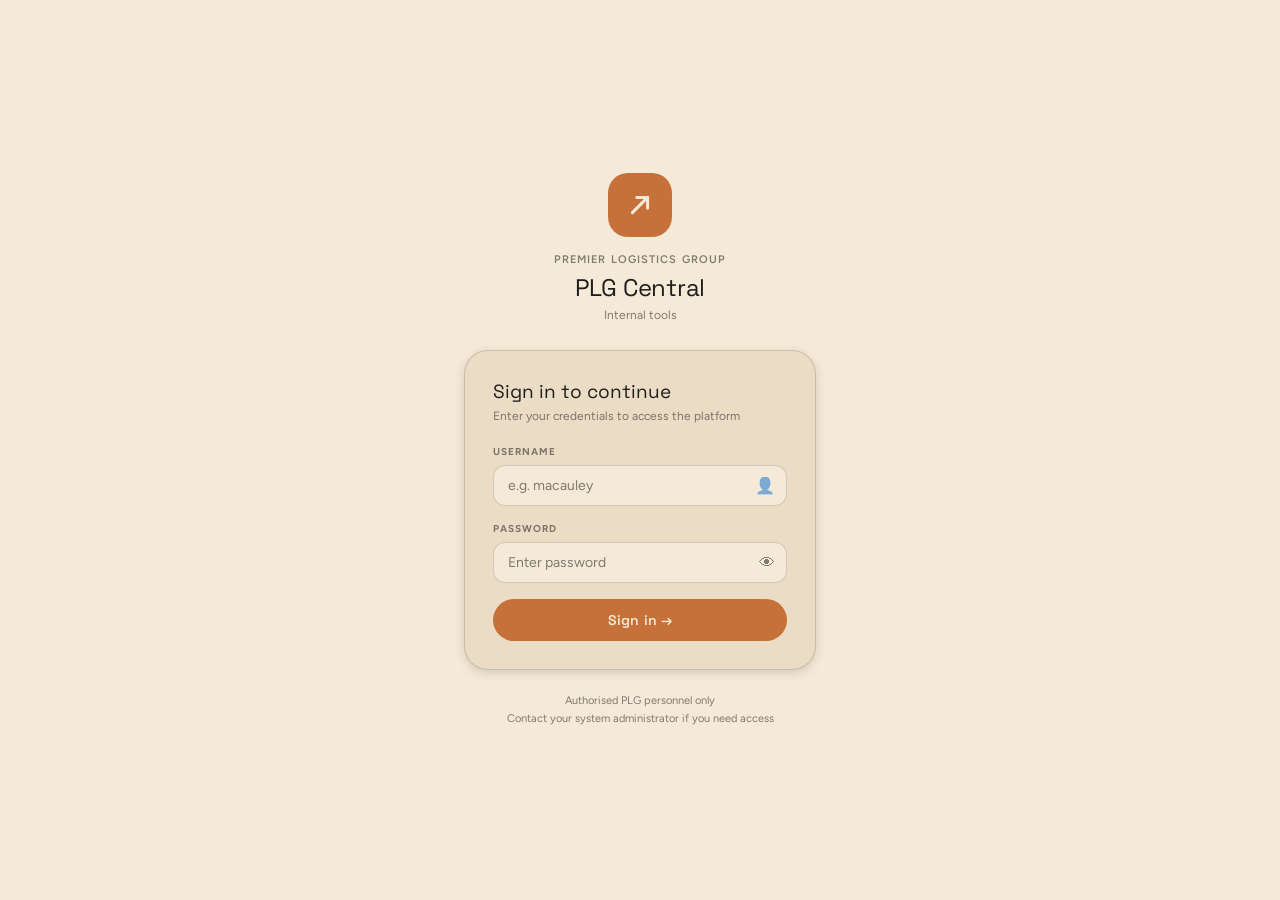
<file: index.html>
<!DOCTYPE html>
<html lang="en">
<head>
<meta charset="UTF-8">
<script src="shared/config.js"></script>
<script src="shared/auth-guard.js" data-module="home"></script>
<meta name="viewport" content="width=device-width, initial-scale=1.0">
<title>Home — PLG Central</title>
<link href="https://fonts.googleapis.com/css2?family=Space+Grotesk:wght@500;600;700&family=Figtree:wght@400;500;600;700&display=swap" rel="stylesheet">
<link rel="stylesheet" href="shared/platform.css">
<style>
.home-header { padding: 32px 36px 8px; }
.home-greeting { font-size: 22px; font-weight: 700; letter-spacing: -0.02em; }
.home-sub { font-size: 13px; color: var(--muted); margin-top: 4px; }

.denied-banner {
  display: none; margin: 20px 36px 0; background: #FEF2F2; border: 1px solid #FCA5A5;
  color: #991B1B; padding: 10px 16px; border-radius: 8px; font-size: 13px; font-weight: 500;
}
.denied-banner.show { display: block; }

.tile-grid {
  display: grid; grid-template-columns: repeat(auto-fill, minmax(240px, 1fr));
  gap: 14px; padding: 24px 36px 40px;
}
.tile {
  background: var(--surface); border: 1px solid var(--border); border-radius: var(--radius);
  padding: 22px; text-decoration: none; color: var(--text); box-shadow: var(--shadow-sm);
  transition: box-shadow 0.15s, transform 0.15s; display: flex; flex-direction: column; gap: 12px;
}
.tile:hover { box-shadow: var(--shadow); transform: translateY(-2px); }
.tile-icon {
  width: 38px; height: 38px; border-radius: 9px; background: var(--orange-dim); color: var(--orange);
  display: flex; align-items: center; justify-content: center;
}
.tile-title { font-size: 14px; font-weight: 700; }
.tile-desc { font-size: 12px; color: var(--muted); line-height: 1.5; }
</style>
</head>
<body>

<div class="plg-layout">
  <div id="plg-sidebar-root"></div>
  <div class="plg-content">
    <div class="home-header">
      <div class="home-greeting" id="greeting">Welcome back</div>
      <div class="home-sub">PLG Central — internal platform</div>
    </div>
    <div class="denied-banner" id="denied-banner"></div>
    <div class="tile-grid" id="tile-grid"></div>
  </div>
</div>

<script src="shared/sidebar.js"></script>
<script>
var TILE_ICONS = {
  reports:       '<svg width="19" height="19" viewBox="0 0 24 24" fill="none" stroke="currentColor" stroke-width="2" stroke-linecap="round" stroke-linejoin="round"><path d="M3 3v18h18"/><path d="M18 17V9M13 17V5M8 17v-3"/></svg>',
  import:        '<svg width="19" height="19" viewBox="0 0 24 24" fill="none" stroke="currentColor" stroke-width="2" stroke-linecap="round" stroke-linejoin="round"><path d="M12 3v12"/><path d="M7 8l5-5 5 5"/><path d="M5 21h14a2 2 0 0 0 2-2v-4"/><path d="M3 15v4a2 2 0 0 0 2 2"/></svg>',
  control_tower: '<svg width="19" height="19" viewBox="0 0 24 24" fill="none" stroke="currentColor" stroke-width="2" stroke-linecap="round" stroke-linejoin="round"><path d="M1 3h15v13H1z"/><path d="M16 8h4l3 3v5h-7V8z"/><circle cx="5.5" cy="18.5" r="2.5"/><circle cx="18.5" cy="18.5" r="2.5"/></svg>',
  users:         '<svg width="19" height="19" viewBox="0 0 24 24" fill="none" stroke="currentColor" stroke-width="2" stroke-linecap="round" stroke-linejoin="round"><path d="M17 21v-2a4 4 0 0 0-4-4H5a4 4 0 0 0-4 4v2"/><circle cx="9" cy="7" r="4"/></svg>',
  settings:      '<svg width="19" height="19" viewBox="0 0 24 24" fill="none" stroke="currentColor" stroke-width="2" stroke-linecap="round" stroke-linejoin="round"><circle cx="12" cy="12" r="3"/><path d="M19.4 15a1.65 1.65 0 0 0 .33 1.82"/></svg>'
};
var TILE_DESCRIPTIONS = {
  reports: 'Customer OTIF, KPI dashboards and PDF exports.',
  import: 'Convert customer delivery schedules into Qargo-ready import files.',
  control_tower: 'Live load-sharing and transfer coordination across the VPK Triad network.',
  users: 'Add, remove or adjust access for platform users.',
  settings: 'Connection settings and shared data source configuration.'
};

window.addEventListener('load', function () {
  PLG.renderSidebar('home');
  var name = sessionStorage.getItem('plg_name') || 'there';
  document.getElementById('greeting').textContent = 'Welcome back, ' + name.split(' ')[0];

  var params = new URLSearchParams(window.location.search);
  var denied = params.get('denied');
  if (denied) {
    var b = document.getElementById('denied-banner');
    b.textContent = "You don't have access to that section. Ask an admin to enable it if you need it.";
    b.classList.add('show');
  }

  var role = sessionStorage.getItem('plg_role') || 'user';
  var userModules = [];
  try { userModules = JSON.parse(sessionStorage.getItem('plg_modules') || '[]'); } catch (e) {}

  var tiles = PLG.MODULES.filter(function (m) {
    if (m.key === 'home') return false;
    if (role === 'admin') return true;
    if (m.adminOnly) return false;
    return userModules.indexOf(m.key) > -1;
  });

  var grid = document.getElementById('tile-grid');
  grid.innerHTML = tiles.map(function (m) {
    var target = m.external ? ' target="_blank" rel="noopener"' : '';
    return '<a class="tile" href="' + m.page + '"' + target + '>' +
      '<div class="tile-icon">' + (TILE_ICONS[m.key] || '') + '</div>' +
      '<div><div class="tile-title">' + m.label + '</div>' +
      '<div class="tile-desc">' + (TILE_DESCRIPTIONS[m.key] || '') + '</div></div>' +
      '</a>';
  }).join('');
});
</script>
</body>
</html>
</file>
<file: shared/platform.css>
/* ===== SHARED PLATFORM STYLES ===== */
/* "Organic" design system — warm cream ground, terracotta accent, Space Grotesk headings, Figtree body. */
:root {
  --bg: #f5ead8; --surface: #ebddc5; --border: rgba(32,30,29,0.16);
  --text: #201e1d; --muted: rgba(32,30,29,0.55); --faint: #eee7db;
  --orange: #c67139; --orange-dim: #fff2eb; --orange-dk: #b2622d;
  --dark: #2e2b25;
  --green: #56633f; --amber: #b2622d; --red: #b3261e;
  --radius: 16px;
  --shadow-sm: 0 1px 2px rgba(46,43,37,0.14);
  --shadow: 0 3px 10px rgba(46,43,37,0.16);
  --sidebar-w: 260px;
  --font-heading: 'Space Grotesk', system-ui, sans-serif;
  --font-body: 'Figtree', system-ui, sans-serif;
}
* { box-sizing: border-box; }
body { font-family: var(--font-body); background: var(--bg); color: var(--text); -webkit-font-smoothing: antialiased; margin: 0; }

/* Anything that reads as a heading/title/display number across the platform gets Space Grotesk,
   regardless of which page's custom class names it's wearing. */
.page-title, .modal-title, .card-title, .card-name, .kpi-big, .brand-title, .brand-name,
.plg-sb-brand-text, .dt, .ctitle, .empty-state-title, h1, h2, h3, h4 {
  font-family: var(--font-heading); font-weight: 400; letter-spacing: -0.01em;
}

/* ── Layout shell: fixed sidebar + scrollable content ── */
.plg-layout { display: flex; min-height: 100vh; }

.plg-sidebar {
  width: var(--sidebar-w); flex-shrink: 0; background: #f9f4ed;
  display: flex; flex-direction: column; position: sticky; top: 0; height: 100vh;
  padding: 18px 13px; gap: 22px;
}
.plg-sb-brand {
  display: flex; align-items: center; gap: 10px; padding: 0 8px;
}
.plg-sb-logo { height: 20px; width: auto; }
.plg-sb-brand-text { font-size: 16px; color: var(--text); line-height: 1.15; }
.plg-sb-brand-sub { font-size: 11px; color: var(--muted); margin-top: 1px; font-family: var(--font-body); }

.plg-sb-nav { flex: 1; display: flex; flex-direction: column; gap: 20px; overflow-y: auto; }
.plg-sb-group { display: flex; flex-direction: column; gap: 2px; }
.plg-sb-group--pinned { margin-top: auto; }
.plg-sb-link {
  display: flex; align-items: center; gap: 10px; padding: 8px 10px;
  border-radius: var(--radius); color: var(--text); text-decoration: none;
  font-size: 14px; font-weight: 500; transition: all 0.15s; cursor: pointer;
}
.plg-sb-link svg { flex-shrink: 0; opacity: 0.75; }
.plg-sb-link:hover { background: rgba(32,30,29,0.06); }
.plg-sb-link.active { background: var(--orange); color: var(--bg); }
.plg-sb-link.active svg { opacity: 1; }
.plg-sb-link--nested { padding-left: 20px; }
.plg-sb-section-label {
  font-size: 10px; font-weight: 700; text-transform: uppercase; letter-spacing: 0.1em;
  color: var(--muted); padding: 0 10px 4px; font-family: var(--font-body);
}

.plg-sb-footer { padding-top: 14px; border-top: 1px solid var(--border); }
.plg-sb-user { display: flex; align-items: center; gap: 9px; margin-bottom: 10px; }
.plg-sb-avatar {
  width: 28px; height: 28px; border-radius: 50%; background: #e1eecc; color: #3d472b;
  display: flex; align-items: center; justify-content: center; font-size: 10px; font-family: var(--font-heading); flex-shrink: 0;
}
.plg-sb-user-name { font-size: 12px; font-weight: 600; color: var(--text); line-height: 1.3; font-family: var(--font-body); }
.plg-sb-user-role { font-size: 10px; color: var(--muted); text-transform: capitalize; }
.plg-sb-signout {
  width: 100%; background: none; border: 1px solid var(--border); border-radius: 999px;
  color: var(--muted); font-size: 12px; font-weight: 600; font-family: var(--font-body);
  padding: 8px; cursor: pointer; transition: all 0.15s;
}
.plg-sb-signout:hover { background: rgba(32,30,29,0.06); color: var(--text); }

.plg-content { flex: 1; min-width: 0; }

@media (max-width: 860px) {
  .plg-sidebar { position: fixed; z-index: 500; transform: translateX(-100%); transition: transform 0.2s; }
  .plg-sidebar.open { transform: translateX(0); }
  .plg-content { width: 100%; }
}
</file>
